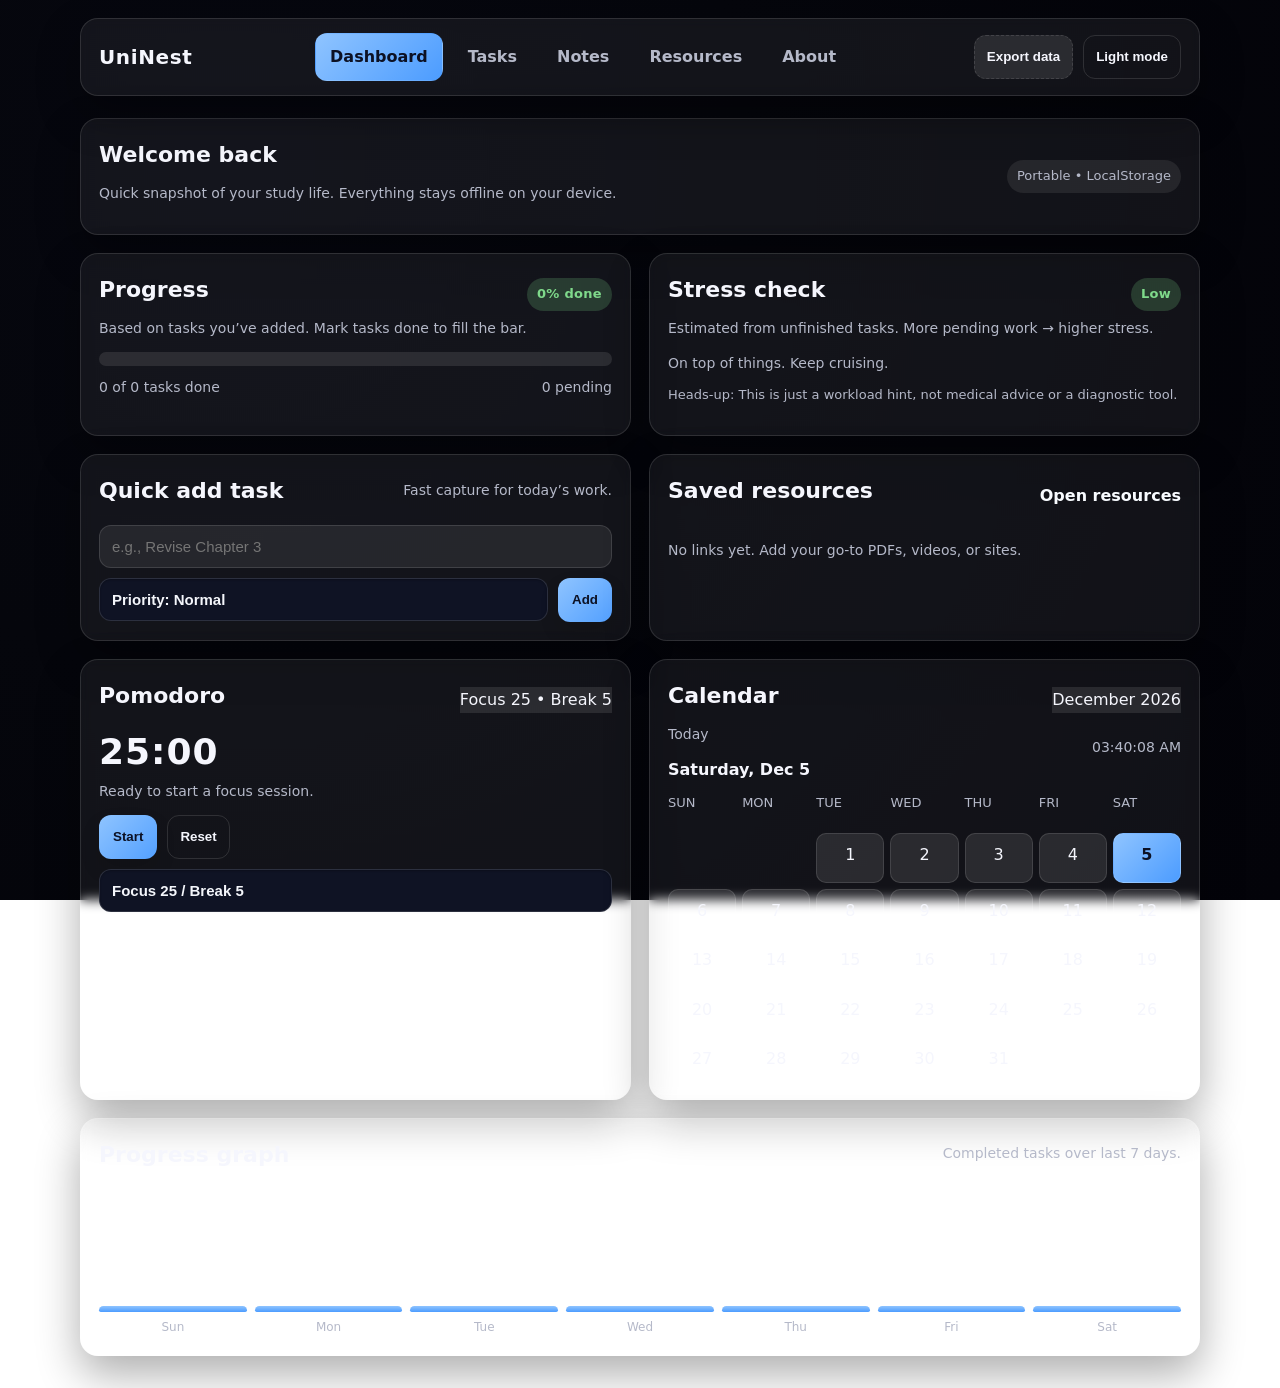
<file: index.html>
<!DOCTYPE html>
<html lang="en">
<head>
  <meta charset="UTF-8">
  <meta name="viewport" content="width=device-width, initial-scale=1.0">
  <title>UniNest | Dashboard</title>
  <link rel="stylesheet" href="styles.css">
</head>
<body data-page="dashboard" data-theme="dark">
  <div class="page">
    <nav class="topnav">
      <div class="brand">
        <span>UniNest</span>
      </div>
      <div class="nav-links">
        <a href="index.html" data-nav="dashboard">Dashboard</a>
        <a href="tasks.html" data-nav="tasks">Tasks</a>
        <a href="notes.html" data-nav="notes">Notes</a>
        <a href="resources.html" data-nav="resources">Resources</a>
        <a href="about.html" data-nav="about">About</a>
      </div>
      <div class="nav-actions">
        <button id="exportData" class="ghost">Export data</button>
        <button id="themeToggle">Light mode</button>
      </div>
    </nav>

    <main class="content">
      <section class="card">
        <div class="space-between">
          <div>
            <h2>Welcome back</h2>
            <p class="muted">Quick snapshot of your study life. Everything stays offline on your device.</p>
          </div>
          <span class="pill">Portable • LocalStorage</span>
        </div>
      </section>

      <div class="grid-2">
        <section class="card" id="progressCard">
          <div class="space-between">
            <h2>Progress</h2>
            <span id="progressBadge" class="badge badge-low">0% done</span>
          </div>
          <p class="muted">Based on tasks you’ve added. Mark tasks done to fill the bar.</p>
          <div class="progress-shell">
            <div id="progressBar" class="progress-bar"></div>
          </div>
          <div class="space-between" style="margin-top:10px;">
            <span id="progressCount" class="muted">0 of 0 tasks done</span>
            <span id="pendingCount" class="muted">0 pending</span>
          </div>
        </section>

        <section class="card" id="stressCard">
          <div class="space-between">
            <h2>Stress check</h2>
            <span id="stressBadge" class="badge badge-low">Low</span>
          </div>
          <p class="muted">Estimated from unfinished tasks. More pending work → higher stress.</p>
          <p id="stressMessage" class="muted">On top of things. Keep cruising.</p>
          <p class="footer-note">Heads‑up: This is just a workload hint, not medical advice or a diagnostic tool.</p>
        </section>
      </div>

      <div class="grid-2">
        <section class="card">
          <div class="space-between">
            <h2>Quick add task</h2>
            <span class="muted">Fast capture for today’s work.</span>
          </div>
          <form id="quickTaskForm">
            <input type="text" id="quickTaskInput" placeholder="e.g., Revise Chapter 3" required>
            <div class="space-between">
              <select id="quickTaskPriority">
                <option value="normal">Priority: Normal</option>
                <option value="high">Priority: High</option>
                <option value="low">Priority: Low</option>
              </select>
              <button type="submit">Add</button>
            </div>
          </form>
        </section>

        <section class="card">
          <div class="space-between">
            <h2>Saved resources</h2>
            <a class="link" href="resources.html">Open resources</a>
          </div>
          <div id="resourcePeek" class="list"></div>
          <p id="resourceEmpty" class="empty">No links yet. Add your go‑to PDFs, videos, or sites.</p>
        </section>
      </div>

      <div class="grid-2">
        <section class="card">
          <div class="space-between">
            <h2>Pomodoro</h2>
            <span class="pill-contrast" id="pomoMode">Focus 25 • Break 5</span>
          </div>
          <div class="pomodoro-time" id="pomoTime">25:00</div>
          <p class="muted" id="pomoStatus">Ready to start a focus session.</p>
          <div class="pomodoro-controls">
            <button id="pomoStart" type="button">Start</button>
            <button class="ghost" id="pomoReset" type="button">Reset</button>
            <select id="pomoPreset">
              <option value="25">Focus 25 / Break 5</option>
              <option value="50">Focus 50 / Break 10</option>
              <option value="15">Focus 15 / Break 3</option>
            </select>
          </div>
        </section>

        <section class="card">
          <div class="space-between">
            <h2>Calendar</h2>
            <span class="pill-contrast" id="calendarDate">--</span>
          </div>
          <div class="space-between">
            <div>
              <div class="muted">Today</div>
              <div class="task-title" id="calendarToday">--</div>
            </div>
            <div class="muted" id="calendarTime">--:--</div>
          </div>
          <div class="calendar-grid" id="calendarGrid"></div>
        </section>
      </div>

      <section class="card">
        <div class="space-between">
          <h2>Progress graph</h2>
          <span class="muted">Completed tasks over last 7 days.</span>
        </div>
        <div class="spark-bars" id="progressBars"></div>
        <div class="spark-labels" id="progressLabels"></div>
      </section>
    </main>
  </div>

  <script src="main.js"></script>
  <script src="dashboard.js"></script>
</body>
</html>
</file>
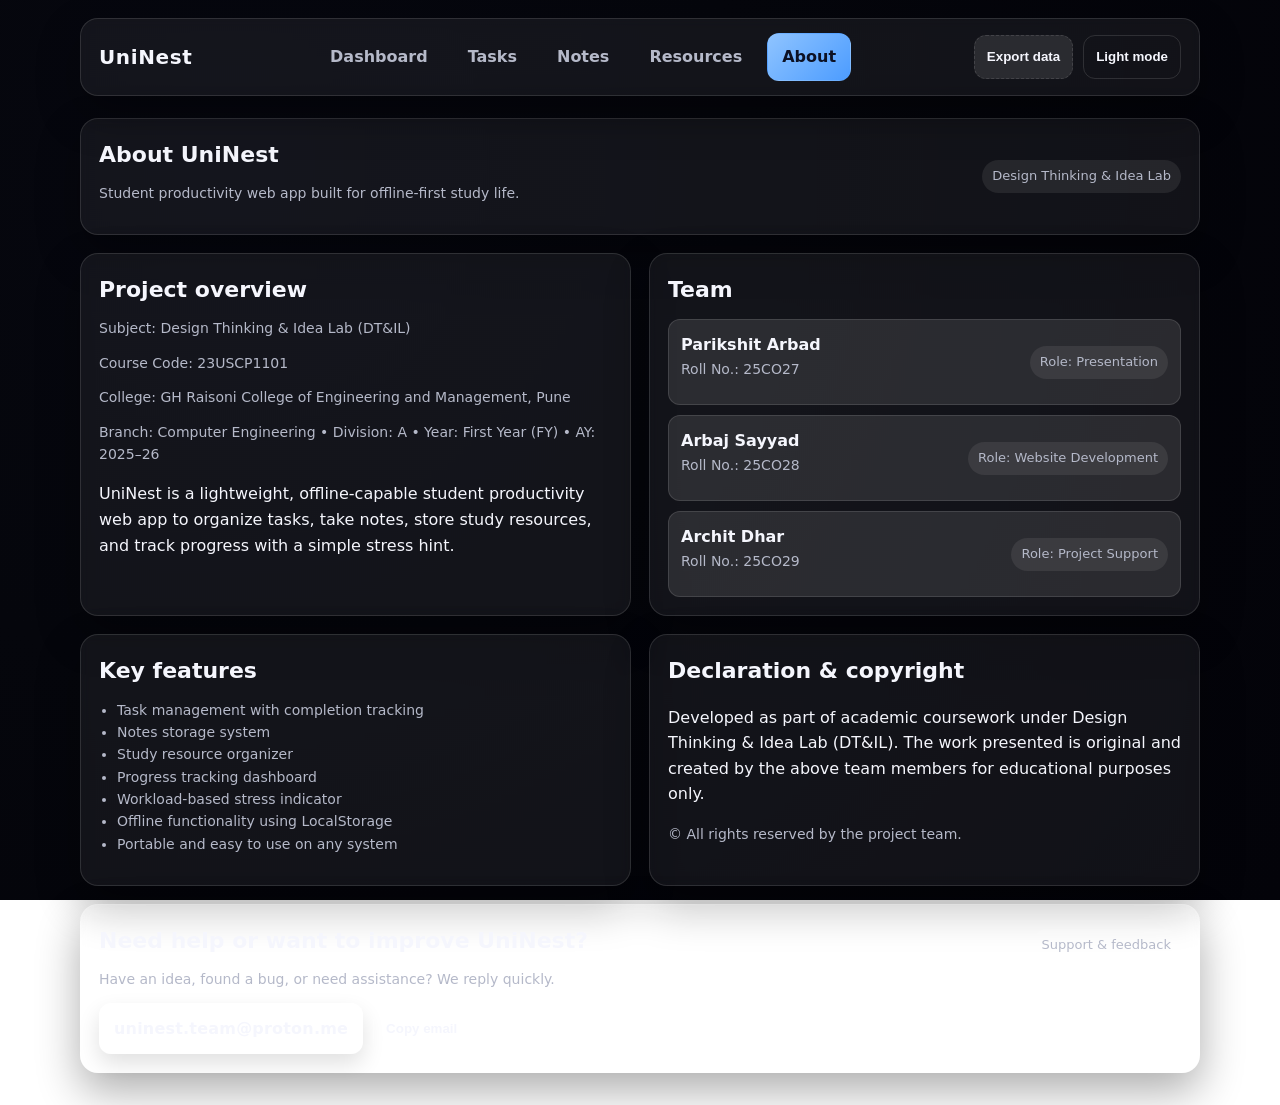
<file: about.html>
<!DOCTYPE html>
<html lang="en">
<head>
  <meta charset="UTF-8">
  <meta name="viewport" content="width=device-width, initial-scale=1.0">
  <title>UniNest | About</title>
  <link rel="stylesheet" href="styles.css">
</head>
<body data-page="about" data-theme="dark">
  <div class="page">
    <nav class="topnav">
      <div class="brand">
        <span>UniNest</span>
      </div>
      <div class="nav-links">
        <a href="index.html" data-nav="dashboard">Dashboard</a>
        <a href="tasks.html" data-nav="tasks">Tasks</a>
        <a href="notes.html" data-nav="notes">Notes</a>
        <a href="resources.html" data-nav="resources">Resources</a>
        <a href="about.html" data-nav="about">About</a>
      </div>
      <div class="nav-actions">
        <button id="exportData" class="ghost">Export data</button>
        <button id="themeToggle">Light mode</button>
      </div>
    </nav>

    <main class="content">
      <section class="card">
        <div class="space-between">
          <div>
            <h2>About UniNest</h2>
            <p class="muted">Student productivity web app built for offline-first study life.</p>
          </div>
          <span class="pill">Design Thinking &amp; Idea Lab</span>
        </div>
      </section>

      <div class="grid-2">
        <section class="card">
          <h2>Project overview</h2>
          <p class="muted">Subject: Design Thinking &amp; Idea Lab (DT&IL)</p>
          <p class="muted">Course Code: 23USCP1101</p>
          <p class="muted">College: GH Raisoni College of Engineering and Management, Pune</p>
          <p class="muted">Branch: Computer Engineering &bull; Division: A &bull; Year: First Year (FY) &bull; AY: 2025–26</p>
          <p>UniNest is a lightweight, offline-capable student productivity web app to organize tasks, take notes, store study resources, and track progress with a simple stress hint.</p>
        </section>

        <section class="card">
          <h2>Team</h2>
          <div class="list">
            <div class="list-item">
              <div>
                <div class="task-title">Parikshit Arbad</div>
                <div class="muted">Roll No.: 25CO27</div>
              </div>
              <span class="pill">Role: Presentation</span>
            </div>
            <div class="list-item">
              <div>
                <div class="task-title">Arbaj Sayyad</div>
                <div class="muted">Roll No.: 25CO28</div>
              </div>
              <span class="pill">Role: Website Development</span>
            </div>
            <div class="list-item">
              <div>
                <div class="task-title">Archit Dhar</div>
                <div class="muted">Roll No.: 25CO29</div>
              </div>
              <span class="pill">Role: Project Support</span>
            </div>
          </div>
        </section>
      </div>

      <div class="grid-2">
        <section class="card">
          <h2>Key features</h2>
          <ul class="muted" style="padding-left:18px; line-height:1.6;">
            <li>Task management with completion tracking</li>
            <li>Notes storage system</li>
            <li>Study resource organizer</li>
            <li>Progress tracking dashboard</li>
            <li>Workload-based stress indicator</li>
            <li>Offline functionality using LocalStorage</li>
            <li>Portable and easy to use on any system</li>
          </ul>
        </section>

        <section class="card">
          <h2>Declaration &amp; copyright</h2>
          <p>Developed as part of academic coursework under Design Thinking &amp; Idea Lab (DT&IL). The work presented is original and created by the above team members for educational purposes only.</p>
          <p class="muted" style="margin-top:8px;">© All rights reserved by the project team.</p>
        </section>
      </div>

      <section class="card">
        <div class="space-between">
          <h2>Need help or want to improve UniNest?</h2>
          <span class="pill">Support &amp; feedback</span>
        </div>
        <p class="muted">Have an idea, found a bug, or need assistance? We reply quickly.</p>
        <div class="support-actions">
          <div class="email-display">uninest.team@proton.me</div>
          <button type="button" class="ghost copy-mail" data-copy="uninest.team@proton.me">Copy email</button>
        </div>
      </section>
    </main>
  </div>

  <script src="main.js"></script>
  <script src="about.js"></script>
</body>
</html>
</file>
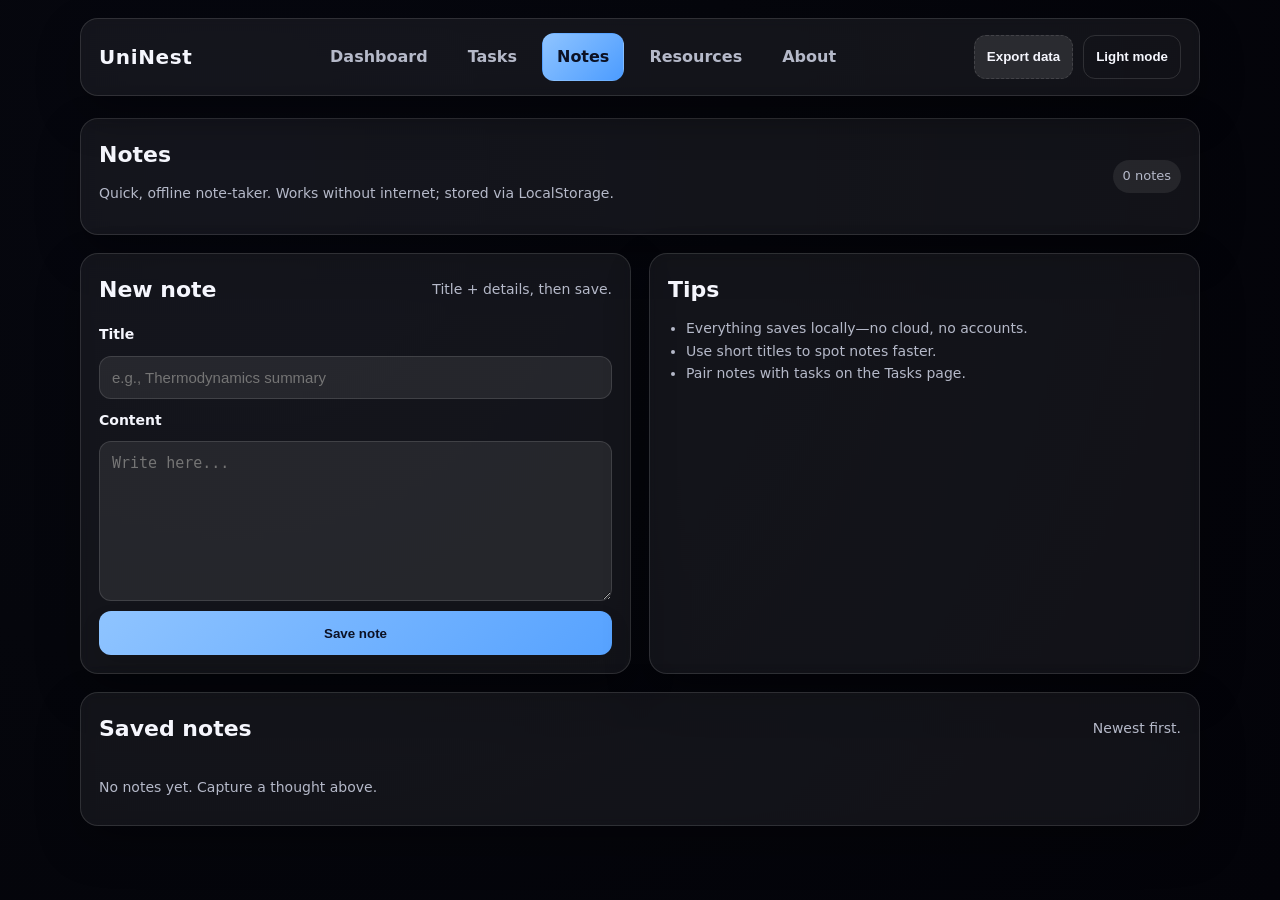
<file: notes.html>
<!DOCTYPE html>
<html lang="en">
<head>
  <meta charset="UTF-8">
  <meta name="viewport" content="width=device-width, initial-scale=1.0">
  <title>UniNest | Notes</title>
  <link rel="stylesheet" href="styles.css">
</head>
<body data-page="notes" data-theme="dark">
  <div class="page">
    <nav class="topnav">
      <div class="brand">
        <span>UniNest</span>
      </div>
      <div class="nav-links">
        <a href="index.html" data-nav="dashboard">Dashboard</a>
        <a href="tasks.html" data-nav="tasks">Tasks</a>
        <a href="notes.html" data-nav="notes">Notes</a>
        <a href="resources.html" data-nav="resources">Resources</a>
        <a href="about.html" data-nav="about">About</a>
      </div>
      <div class="nav-actions">
        <button id="exportData" class="ghost">Export data</button>
        <button id="themeToggle">Light mode</button>
      </div>
    </nav>

    <main class="content">
      <section class="card">
        <div class="space-between">
          <div>
            <h2>Notes</h2>
            <p class="muted">Quick, offline note-taker. Works without internet; stored via LocalStorage.</p>
          </div>
          <span class="pill" id="notesCount">0 notes</span>
        </div>
      </section>

      <div class="grid-2">
        <section class="card">
          <div class="space-between">
            <h2>New note</h2>
            <span class="muted">Title + details, then save.</span>
          </div>
          <form id="noteForm">
            <label for="noteTitle">Title</label>
            <input id="noteTitle" type="text" placeholder="e.g., Thermodynamics summary" required>
            <label for="noteBody">Content</label>
            <textarea id="noteBody" placeholder="Write here..." required></textarea>
            <button type="submit">Save note</button>
          </form>
        </section>

        <section class="card">
          <h2>Tips</h2>
          <ul class="muted" style="padding-left:18px; line-height:1.6;">
            <li>Everything saves locally—no cloud, no accounts.</li>
            <li>Use short titles to spot notes faster.</li>
            <li>Pair notes with tasks on the Tasks page.</li>
          </ul>
        </section>
      </div>

      <section class="card">
        <div class="space-between">
          <h2>Saved notes</h2>
          <span class="muted">Newest first.</span>
        </div>
        <div id="notesList" class="list"></div>
        <p id="notesEmpty" class="empty">No notes yet. Capture a thought above.</p>
      </section>
    </main>
  </div>

  <script src="main.js"></script>
  <script src="notes.js"></script>
</body>
</html>
</file>
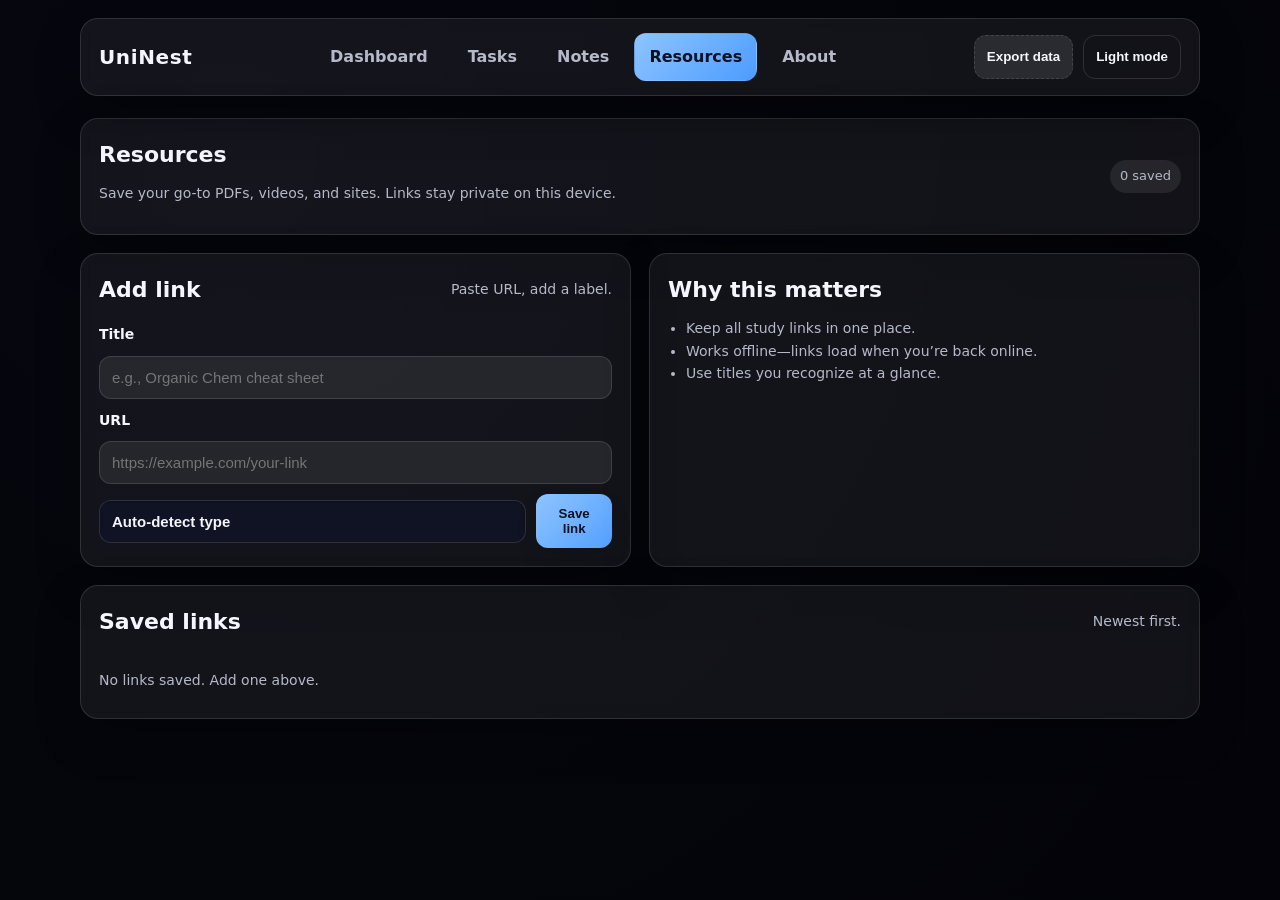
<file: resources.html>
<!DOCTYPE html>
<html lang="en">
<head>
  <meta charset="UTF-8">
  <meta name="viewport" content="width=device-width, initial-scale=1.0">
  <title>UniNest | Resources</title>
  <link rel="stylesheet" href="styles.css">
</head>
<body data-page="resources" data-theme="dark">
  <div class="page">
    <nav class="topnav">
      <div class="brand">
        <span>UniNest</span>
      </div>
      <div class="nav-links">
        <a href="index.html" data-nav="dashboard">Dashboard</a>
        <a href="tasks.html" data-nav="tasks">Tasks</a>
        <a href="notes.html" data-nav="notes">Notes</a>
        <a href="resources.html" data-nav="resources">Resources</a>
        <a href="about.html" data-nav="about">About</a>
      </div>
      <div class="nav-actions">
        <button id="exportData" class="ghost">Export data</button>
        <button id="themeToggle">Light mode</button>
      </div>
    </nav>

    <main class="content">
      <section class="card">
        <div class="space-between">
          <div>
            <h2>Resources</h2>
            <p class="muted">Save your go-to PDFs, videos, and sites. Links stay private on this device.</p>
          </div>
          <span class="pill" id="resourceCount">0 saved</span>
        </div>
      </section>

      <div class="grid-2">
        <section class="card">
          <div class="space-between">
            <h2>Add link</h2>
            <span class="muted">Paste URL, add a label.</span>
          </div>
          <form id="resourceForm">
            <label for="resourceTitle">Title</label>
            <input id="resourceTitle" type="text" placeholder="e.g., Organic Chem cheat sheet" required>
            <label for="resourceUrl">URL</label>
            <input id="resourceUrl" type="url" placeholder="https://example.com/your-link" required>
            <div class="space-between">
              <select id="resourceType">
                <option value="auto">Auto-detect type</option>
                <option value="PDF">PDF</option>
                <option value="Video">Video</option>
                <option value="Article">Article</option>
                <option value="Tool">Tool</option>
                <option value="Other">Other</option>
              </select>
              <button type="submit">Save link</button>
            </div>
            </form>
        </section>

        <section class="card">
          <h2>Why this matters</h2>
          <ul class="muted" style="padding-left:18px; line-height:1.6;">
            <li>Keep all study links in one place.</li>
            <li>Works offline—links load when you’re back online.</li>
            <li>Use titles you recognize at a glance.</li>
          </ul>
        </section>
      </div>

      <section class="card">
        <div class="space-between">
          <h2>Saved links</h2>
          <span class="muted">Newest first.</span>
        </div>
        <div id="resourceList" class="list"></div>
        <p id="resourceEmptyMsg" class="empty">No links saved. Add one above.</p>
      </section>
    </main>
  </div>

  <script src="main.js"></script>
  <script src="resources.js"></script>
</body>
</html>
</file>
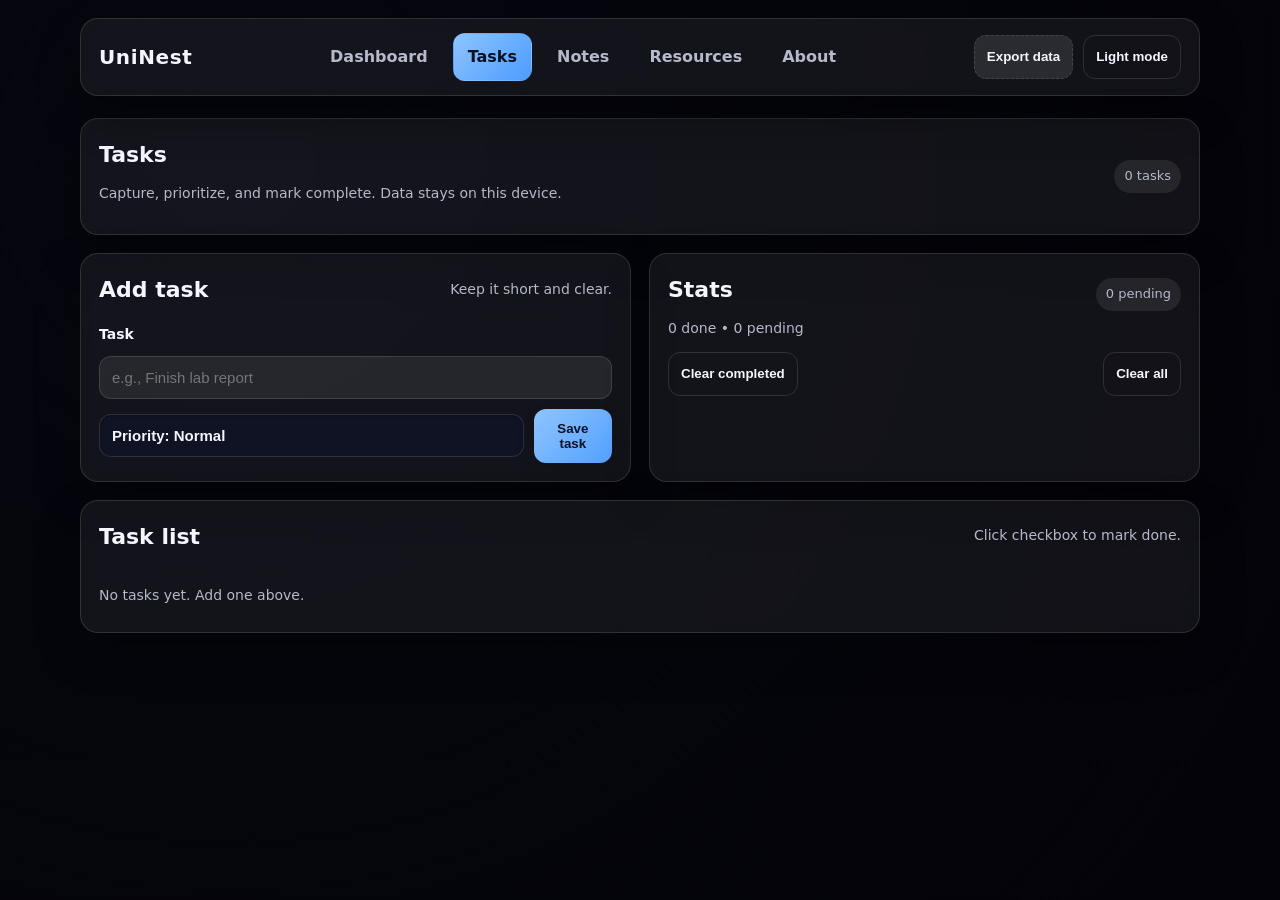
<file: tasks.html>
<!DOCTYPE html>
<html lang="en">
<head>
  <meta charset="UTF-8">
  <meta name="viewport" content="width=device-width, initial-scale=1.0">
  <title>UniNest | Tasks</title>
  <link rel="stylesheet" href="styles.css">
</head>
<body data-page="tasks" data-theme="dark">
  <div class="page">
    <nav class="topnav">
      <div class="brand">
        <span>UniNest</span>
      </div>
      <div class="nav-links">
        <a href="index.html" data-nav="dashboard">Dashboard</a>
        <a href="tasks.html" data-nav="tasks">Tasks</a>
        <a href="notes.html" data-nav="notes">Notes</a>
        <a href="resources.html" data-nav="resources">Resources</a>
        <a href="about.html" data-nav="about">About</a>
      </div>
      <div class="nav-actions">
        <button id="exportData" class="ghost">Export data</button>
        <button id="themeToggle">Light mode</button>
      </div>
    </nav>

    <main class="content">
      <section class="card">
        <div class="space-between">
          <div>
            <h2>Tasks</h2>
            <p class="muted">Capture, prioritize, and mark complete. Data stays on this device.</p>
          </div>
          <span class="pill" id="taskSummary">0 tasks</span>
        </div>
      </section>

      <div class="grid-2">
        <section class="card">
          <div class="space-between">
            <h2>Add task</h2>
            <span class="muted">Keep it short and clear.</span>
          </div>
          <form id="taskForm">
            <label for="taskTitle">Task</label>
            <input id="taskTitle" type="text" placeholder="e.g., Finish lab report" required>
            <div class="space-between">
              <select id="taskPriority">
                <option value="normal">Priority: Normal</option>
                <option value="high">Priority: High</option>
                <option value="low">Priority: Low</option>
              </select>
              <button type="submit">Save task</button>
            </div>
          </form>
        </section>

        <section class="card">
          <div class="space-between">
            <h2>Stats</h2>
            <span class="pill" id="taskPendingPill">0 pending</span>
          </div>
          <div class="muted" id="taskStats">No tasks yet.</div>
          <div style="margin-top:12px;" class="space-between">
            <button class="ghost" id="clearCompleted">Clear completed</button>
            <button class="ghost" id="clearAll">Clear all</button>
          </div>
        </section>
      </div>

      <section class="card">
        <div class="space-between">
          <h2>Task list</h2>
          <span class="muted">Click checkbox to mark done.</span>
        </div>
        <div id="taskList" class="list"></div>
        <p id="taskEmpty" class="empty">No tasks yet. Add one above.</p>
      </section>
    </main>
  </div>

  <script src="main.js"></script>
  <script src="tasks.js"></script>
</body>
</html>
</file>
<file: styles.css>
/* UniNest shared styles */
:root {
  --radius: 18px;
  --radius-sm: 12px;
  --speed: 180ms;
  --shadow: 0 18px 38px rgba(0, 0, 0, 0.16);
}

body[data-theme="dark"] {
  /* Void space */
  --bg: radial-gradient(circle at 18% 18%, #06070f 0, #05060c 40%, #030309 100%);
  --card: rgba(255, 255, 255, 0.06);
  --card-strong: rgba(255, 255, 255, 0.1);
  --text: #f5f6fd;
  --muted: #b5b9c9;
  --accent: #f8fbff;
  --accent-2: #8fc4ff;
  --accent-3: #4c9cff;
  --danger: #ff6b6b;
  --warn: #f0b34f;
  --success: #7fd98b;
  --shadow: 0 18px 44px rgba(0, 0, 0, 0.32);
  --border: rgba(255, 255, 255, 0.12);
  --contrast-on-accent: #0c1124;
  --input-bg: rgba(255, 255, 255, 0.08);
  color-scheme: dark;
  cursor: url("data:image/svg+xml;utf8,<svg xmlns='http://www.w3.org/2000/svg' width='28' height='28'><defs><radialGradient id='g' r='0.8'><stop offset='0%' stop-color='%23ffffff' stop-opacity='0.82'/><stop offset='55%' stop-color='%23ffffff' stop-opacity='0.32'/><stop offset='100%' stop-color='%23ffffff' stop-opacity='0'/></radialGradient></defs><circle cx='14' cy='14' r='12' fill='url(%23g)'/></svg>") 14 14, auto;
}

body[data-theme="light"] {
  /* Softer, lower-glare light theme */
  --bg: radial-gradient(circle at 26% 18%, #f5f7fb 0, #e8edf7 38%, #dbe3f2 100%);
  --card: rgba(255, 255, 255, 0.86);
  --card-strong: rgba(255, 255, 255, 0.94);
  --text: #0f172a;
  --muted: #536179;
  --accent: #1f4b99;
  --accent-2: #2e5fb8;
  --accent-3: #1c4a92;
  --danger: #c44545;
  --warn: #d18b1c;
  --success: #1d8f5b;
  --shadow: 0 18px 40px rgba(22, 41, 82, 0.12);
  --border: rgba(15, 23, 42, 0.08);
  --contrast-on-accent: #f4f7ff;
  --input-bg: rgba(255, 255, 255, 0.94);
  color-scheme: light;
  cursor: url("data:image/svg+xml;utf8,<svg xmlns='http://www.w3.org/2000/svg' width='28' height='28'><defs><radialGradient id='g' r='0.8'><stop offset='0%' stop-color='%23000000' stop-opacity='0.82'/><stop offset='55%' stop-color='%23000000' stop-opacity='0.32'/><stop offset='100%' stop-color='%23000000' stop-opacity='0'/></radialGradient></defs><circle cx='14' cy='14' r='12' fill='url(%23g)'/></svg>") 14 14, auto;
}

*,
*::before,
*::after {
  box-sizing: border-box;
}

body {
  margin: 0;
  min-height: 100vh;
  font-family: "Segoe UI", "Gill Sans", system-ui, -apple-system, sans-serif;
  line-height: 1.6;
  background: var(--bg);
  background-size: cover;
  background-attachment: fixed;
  color: var(--text);
  display: flex;
  justify-content: center;
  padding: 18px 14px 32px;
  transition: background 260ms ease, color 200ms ease;
}

a {
  color: inherit;
  text-decoration: none;
  cursor: inherit;
}

a,
button,
input,
select,
textarea {
  cursor: inherit;
}

.page {
  width: 100%;
  max-width: 1120px;
  position: relative;
  z-index: 1;
  opacity: 0;
  transform: translateY(6px);
  transition: opacity 240ms ease, transform 240ms ease;
}

body.is-loaded .page {
  opacity: 1;
  transform: translateY(0);
}

body.is-leaving .page {
  opacity: 0;
  transform: translateY(10px);
}

.topnav {
  display: flex;
  align-items: center;
  justify-content: space-between;
  background: var(--card);
  backdrop-filter: blur(6px);
  border: 1px solid var(--border);
  border-radius: var(--radius);
  padding: 14px 18px;
  box-shadow: var(--shadow);
  position: sticky;
  top: 12px;
  z-index: 5;
  flex-wrap: wrap;
  gap: 12px;
  transition: background 180ms ease, border-color 180ms ease, box-shadow 180ms ease;
}

.brand {
  display: flex;
  align-items: center;
  gap: 12px;
  font-weight: 800;
  letter-spacing: 0.6px;
  font-size: 20px;
}

.nav-links {
  display: flex;
  gap: 10px;
  flex-wrap: wrap;
  align-items: center;
}

.nav-links a {
  padding: 10px 14px;
  border-radius: var(--radius-sm);
  color: var(--muted);
  font-weight: 600;
  transition: all var(--speed) ease;
  border: 1px solid transparent;
}

.nav-links a:hover {
  background: var(--card-strong);
  color: var(--text);
  border-color: var(--border);
}

.nav-links .active {
  background: linear-gradient(135deg, var(--accent-2), var(--accent-3));
  color: var(--contrast-on-accent);
  box-shadow: none;
}

.nav-actions {
  display: flex;
  align-items: center;
  gap: 10px;
  flex-wrap: wrap;
  justify-content: flex-end;
}

.nav-actions button {
  white-space: nowrap;
}

.content {
  margin-top: 22px;
  display: grid;
  gap: 18px;
}

.grid-2 {
  display: grid;
  grid-template-columns: repeat(auto-fit, minmax(280px, 1fr));
  gap: 18px;
}

.card {
  background: var(--card);
  border: 1px solid var(--border);
  border-radius: var(--radius);
  padding: 18px;
  box-shadow: var(--shadow);
  backdrop-filter: blur(6px);
  transition: background 180ms ease, border-color 180ms ease, box-shadow 180ms ease;
}

.card h2 {
  margin: 0 0 10px;
  font-size: 22px;
}

.muted {
  color: var(--muted);
  font-size: 14px;
  margin: 0 0 12px;
}

form {
  display: grid;
  gap: 10px;
  margin-top: 6px;
}

label {
  font-weight: 600;
  font-size: 14px;
}

input[type="text"],
input[type="url"],
textarea,
select {
  width: 100%;
  background: var(--input-bg, var(--card-strong));
  border: 1px solid var(--border);
  border-radius: var(--radius-sm);
  padding: 12px 12px;
  color: var(--text);
  font-size: 15px;
  outline: none;
  transition: border var(--speed), transform var(--speed);
}

input:focus,
textarea:focus,
select:focus {
  border-color: var(--accent);
  transform: translateY(-1px);
}

textarea {
  min-height: 160px;
  resize: vertical;
}

select {
  appearance: none;
  background: var(--input-bg, var(--card-strong));
  color: var(--text);
  cursor: pointer;
  font-weight: 700;
  border: 1px solid var(--border);
  box-shadow: inset 0 1px 2px rgba(0, 0, 0, 0.25);
  transition: border-color var(--speed), box-shadow var(--speed), background-color var(--speed), color var(--speed);
}

select option {
  background: var(--input-bg, var(--card-strong)) !important;
  color: var(--text) !important;
}

/* Dark dropdown fixes */
body[data-theme="dark"] select,
body[data-theme="dark"] select option {
  background-color: #0f1324 !important;
  color: #f4f6fb !important;
}

body[data-theme="dark"] select:focus {
  border-color: var(--accent-3);
  box-shadow: 0 0 0 3px rgba(156, 215, 255, 0.25);
}

body[data-theme="light"] select option {
  background-color: #eef1f7 !important;
  color: #0d1020 !important;
}

select:focus {
  border-color: var(--accent-3);
  outline: none;
  box-shadow: 0 0 0 3px rgba(76, 160, 255, 0.25);
}

button {
  border: none;
  background: linear-gradient(135deg, var(--accent-2), var(--accent-3));
  color: var(--contrast-on-accent);
  padding: 12px 14px;
  border-radius: var(--radius-sm);
  font-weight: 700;
  cursor: pointer;
  transition: transform var(--speed), box-shadow var(--speed), filter var(--speed), background-position var(--speed);
  background-size: 120%;
  box-shadow: 0 10px 20px rgba(0, 0, 0, 0.12);
  min-height: 44px;
}

button:hover {
  transform: translateY(-2px);
  box-shadow: 0 14px 26px rgba(97, 160, 255, 0.26);
  background-position: 100% 0;
}

button:active {
  transform: translateY(0);
  box-shadow: 0 6px 12px rgba(0, 0, 0, 0.12);
}

.ghost {
  background: transparent;
  color: var(--text);
  border: 1px solid var(--border);
  box-shadow: none;
  text-decoration: none;
  display: inline-flex;
  align-items: center;
  justify-content: center;
  gap: 6px;
  padding: 10px 12px;
  min-height: 44px;
}

.support-actions {
  display: flex;
  flex-wrap: wrap;
  gap: 10px;
  align-items: center;
}

.email-display {
  padding: 12px 14px;
  border: 1px solid var(--border);
  border-radius: var(--radius-sm);
  background: var(--card-strong);
  color: var(--text);
  font-weight: 700;
  letter-spacing: 0.2px;
  box-shadow: 0 10px 22px rgba(0, 0, 0, 0.12);
}

@media (max-width: 640px) {
  .support-actions {
    flex-direction: column;
    align-items: stretch;
  }
  .support-actions .ghost,
  .support-actions .email-display {
    width: 100%;
    justify-content: center;
    text-align: center;
  }
}

/* Smooth component transitions */
.nav-links a,
.list-item,
.pill,
.badge,
.progress-bar,
.calendar-cell,
.spark-bar {
  transition: background-color var(--speed), color var(--speed), border-color var(--speed), box-shadow var(--speed), transform var(--speed);
}

.flex {
  display: flex;
  align-items: center;
  gap: 10px;
}

.space-between {
  display: flex;
  align-items: center;
  justify-content: space-between;
  gap: 10px;
}

.badge {
  padding: 6px 10px;
  border-radius: 999px;
  font-size: 13px;
  font-weight: 700;
  letter-spacing: 0.3px;
}

.badge-low {
  background: rgba(127, 217, 139, 0.2);
  color: var(--success);
}

.badge-mid {
  background: rgba(255, 179, 71, 0.2);
  color: var(--warn);
}

.badge-high {
  background: rgba(255, 107, 107, 0.2);
  color: var(--danger);
}

.list {
  display: grid;
  gap: 10px;
  margin-top: 12px;
}

.list-item {
  background: var(--card-strong);
  border: 1px solid var(--border);
  border-radius: var(--radius-sm);
  padding: 12px;
  display: flex;
  align-items: center;
  justify-content: space-between;
  gap: 10px;
}

.checkbox-row {
  display: flex;
  align-items: center;
  gap: 10px;
}

.checkbox-row input[type="checkbox"] {
  width: 20px;
  height: 20px;
  accent-color: var(--accent-3);
}

.task-title {
  font-weight: 700;
}

.task-title.done {
  text-decoration: line-through;
  color: var(--muted);
}

.progress-shell {
  background: var(--card-strong);
  border-radius: 12px;
  overflow: hidden;
  position: relative;
  height: 14px;
}

.progress-bar {
  height: 100%;
  background: linear-gradient(90deg, var(--accent-2), var(--accent-3));
  width: 0;
  transition: width 240ms ease;
}

.empty {
  color: var(--muted);
  font-size: 14px;
  margin: 8px 0;
}

.pill {
  padding: 6px 10px;
  background: rgba(255, 255, 255, 0.08);
  border-radius: 999px;
  font-size: 13px;
  color: var(--muted);
}

.link {
  color: var(--accent);
  font-weight: 700;
}

.footer-note {
  font-size: 13px;
  color: var(--muted);
  margin-top: 10px;
  line-height: 1.4;
}

.pill-contrast {
  background: var(--card-strong);
  color: var(--text);
}

/* Theme toggle */
#themeToggle {
  background: transparent;
  color: var(--text);
  border: 1px solid var(--border);
  box-shadow: none;
  padding: 10px 12px;
  font-weight: 700;
}

#themeToggle:hover {
  border-color: var(--accent-3);
  color: var(--accent-3);
}

#exportData {
  background: var(--card-strong);
  color: var(--text);
  border: 1px dashed var(--border);
}

#exportData:hover {
  border-color: var(--accent-3);
  color: var(--accent-3);
  transform: translateY(-1px);
}

/* Cursor glow */
#cursorGlow {
  display: none;
}

/* Pomodoro */
.pomodoro-time {
  font-size: 36px;
  font-weight: 700;
  letter-spacing: 1px;
}

.pomodoro-controls {
  display: flex;
  flex-wrap: wrap;
  gap: 10px;
  margin-top: 10px;
}

/* Calendar */
.calendar-grid {
  display: grid;
  grid-template-columns: repeat(7, minmax(0, 1fr));
  gap: 6px;
  margin-top: 10px;
  grid-auto-rows: minmax(34px, auto);
}

.calendar-grid > div {
  min-height: 34px;
}

.calendar-cell {
  text-align: center;
  padding: 8px 0;
  border-radius: 10px;
  background: var(--card-strong);
  color: var(--text);
  border: 1px solid var(--border);
}

.calendar-cell.today {
  background: linear-gradient(135deg, var(--accent-2), var(--accent-3));
  color: var(--contrast-on-accent);
  font-weight: 700;
}

.calendar-cell.empty {
  background: transparent;
  border: none;
}

.calendar-head {
  color: var(--muted);
  font-size: 13px;
  text-transform: uppercase;
}

/* Progress graph */
.spark-bars {
  display: grid;
  grid-template-columns: repeat(7, 1fr);
  align-items: end;
  gap: 8px;
  height: 120px;
  margin-top: 10px;
}

.spark-bar {
  width: 100%;
  background: linear-gradient(180deg, var(--accent-2), var(--accent-3));
  border-radius: 10px 10px 4px 4px;
  min-height: 6px;
}

.spark-labels {
  display: grid;
  grid-template-columns: repeat(7, 1fr);
  gap: 8px;
  font-size: 12px;
  color: var(--muted);
  margin-top: 6px;
  text-align: center;
}

/* Form rows */
.inline-row {
  display: grid;
  grid-template-columns: 1fr auto;
  gap: 10px;
}

@media (max-width: 640px) {
  body {
    padding: 12px;
    background-attachment: scroll;
  }
  .topnav {
    flex-direction: column;
    align-items: flex-start;
    gap: 10px;
    position: static;
  }
  .nav-links {
    width: 100%;
    justify-content: space-between;
  }
  .nav-actions {
    width: 100%;
    justify-content: stretch;
  }
  .nav-actions button {
    flex: 1 1 48%;
  }
}

@media (max-width: 860px) {
  .page {
    max-width: 100%;
  }
  .topnav {
    border-radius: var(--radius-sm);
  }
  .card {
    padding: 16px;
  }
  .grid-2 {
    gap: 14px;
  }
}

@media (orientation: landscape) and (max-height: 540px) {
  body {
    padding: 10px;
  }
  .topnav {
    position: static;
  }
  .card {
    padding: 14px;
  }
  .pomodoro-time {
    font-size: 30px;
  }
}

@media (prefers-reduced-motion: reduce) {
  * {
    transition: none !important;
    animation-duration: 0s !important;
    scroll-behavior: auto !important;
  }
}
</file>
